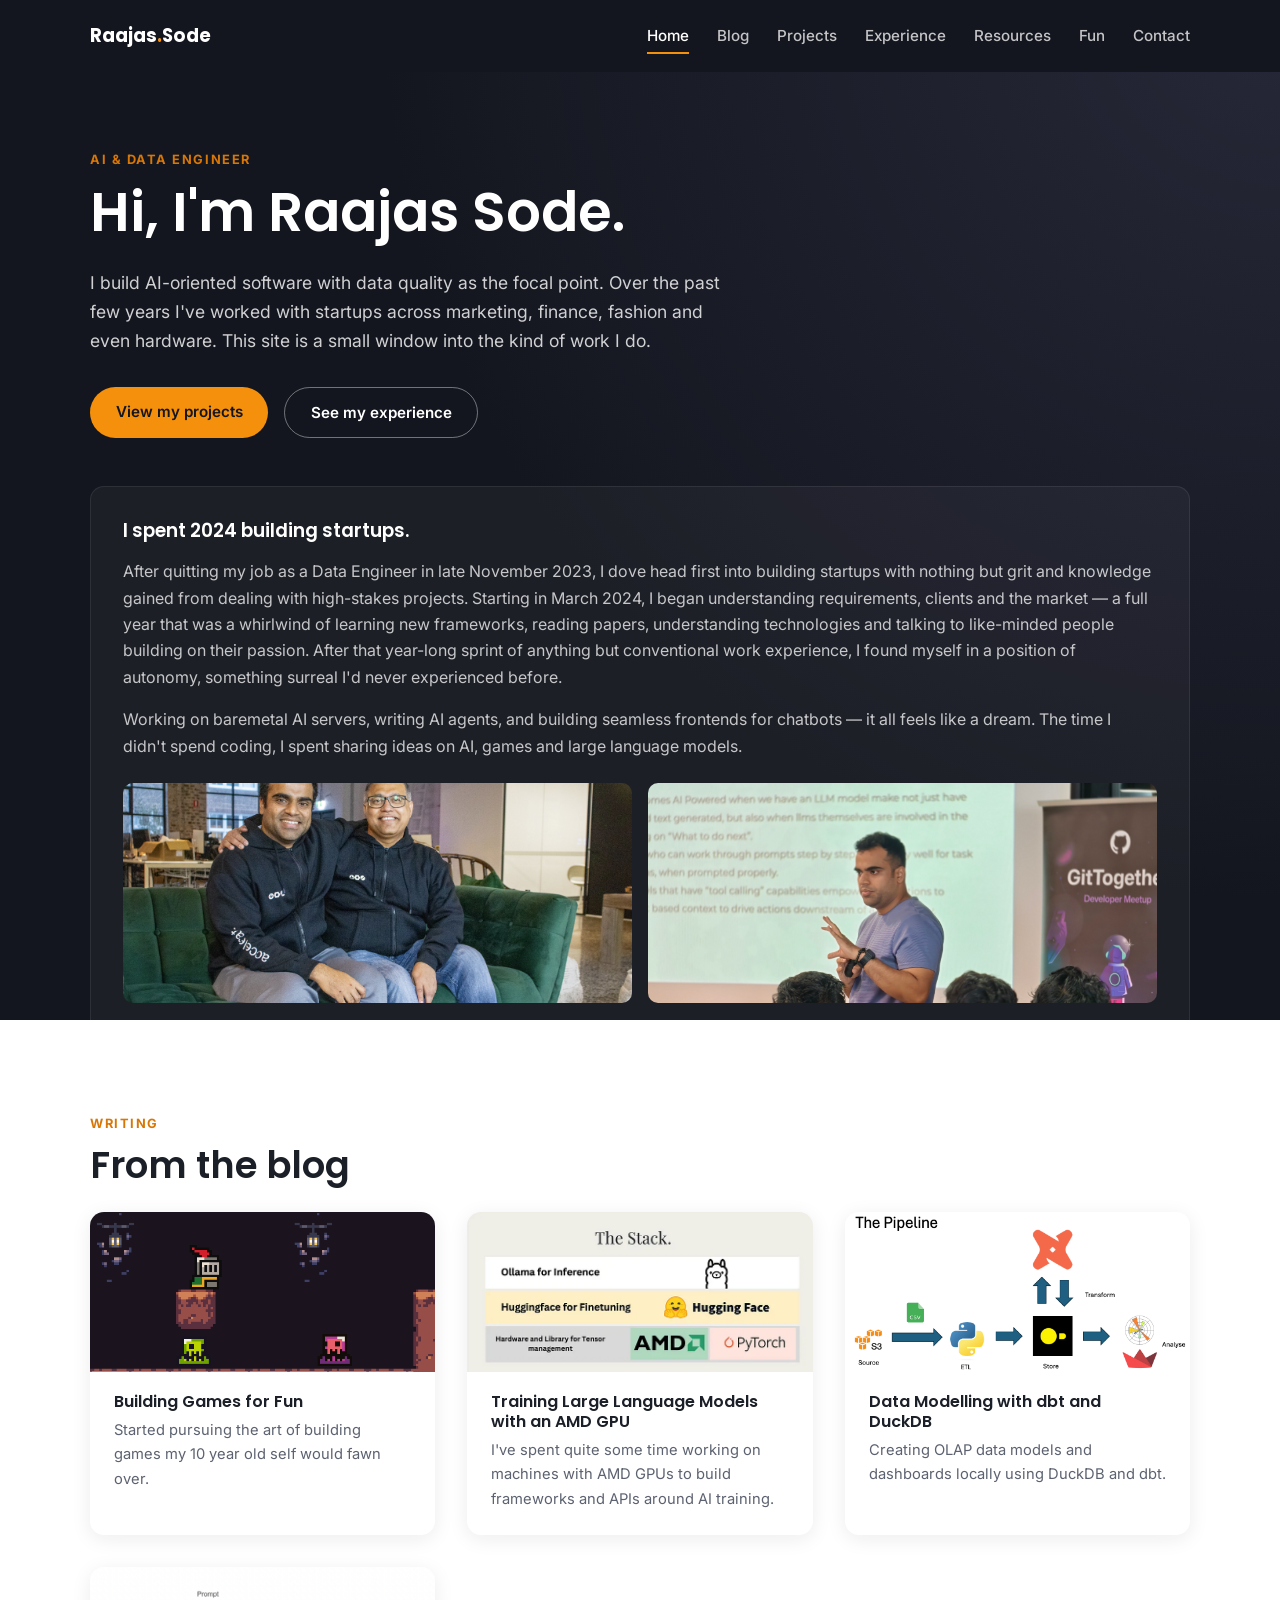
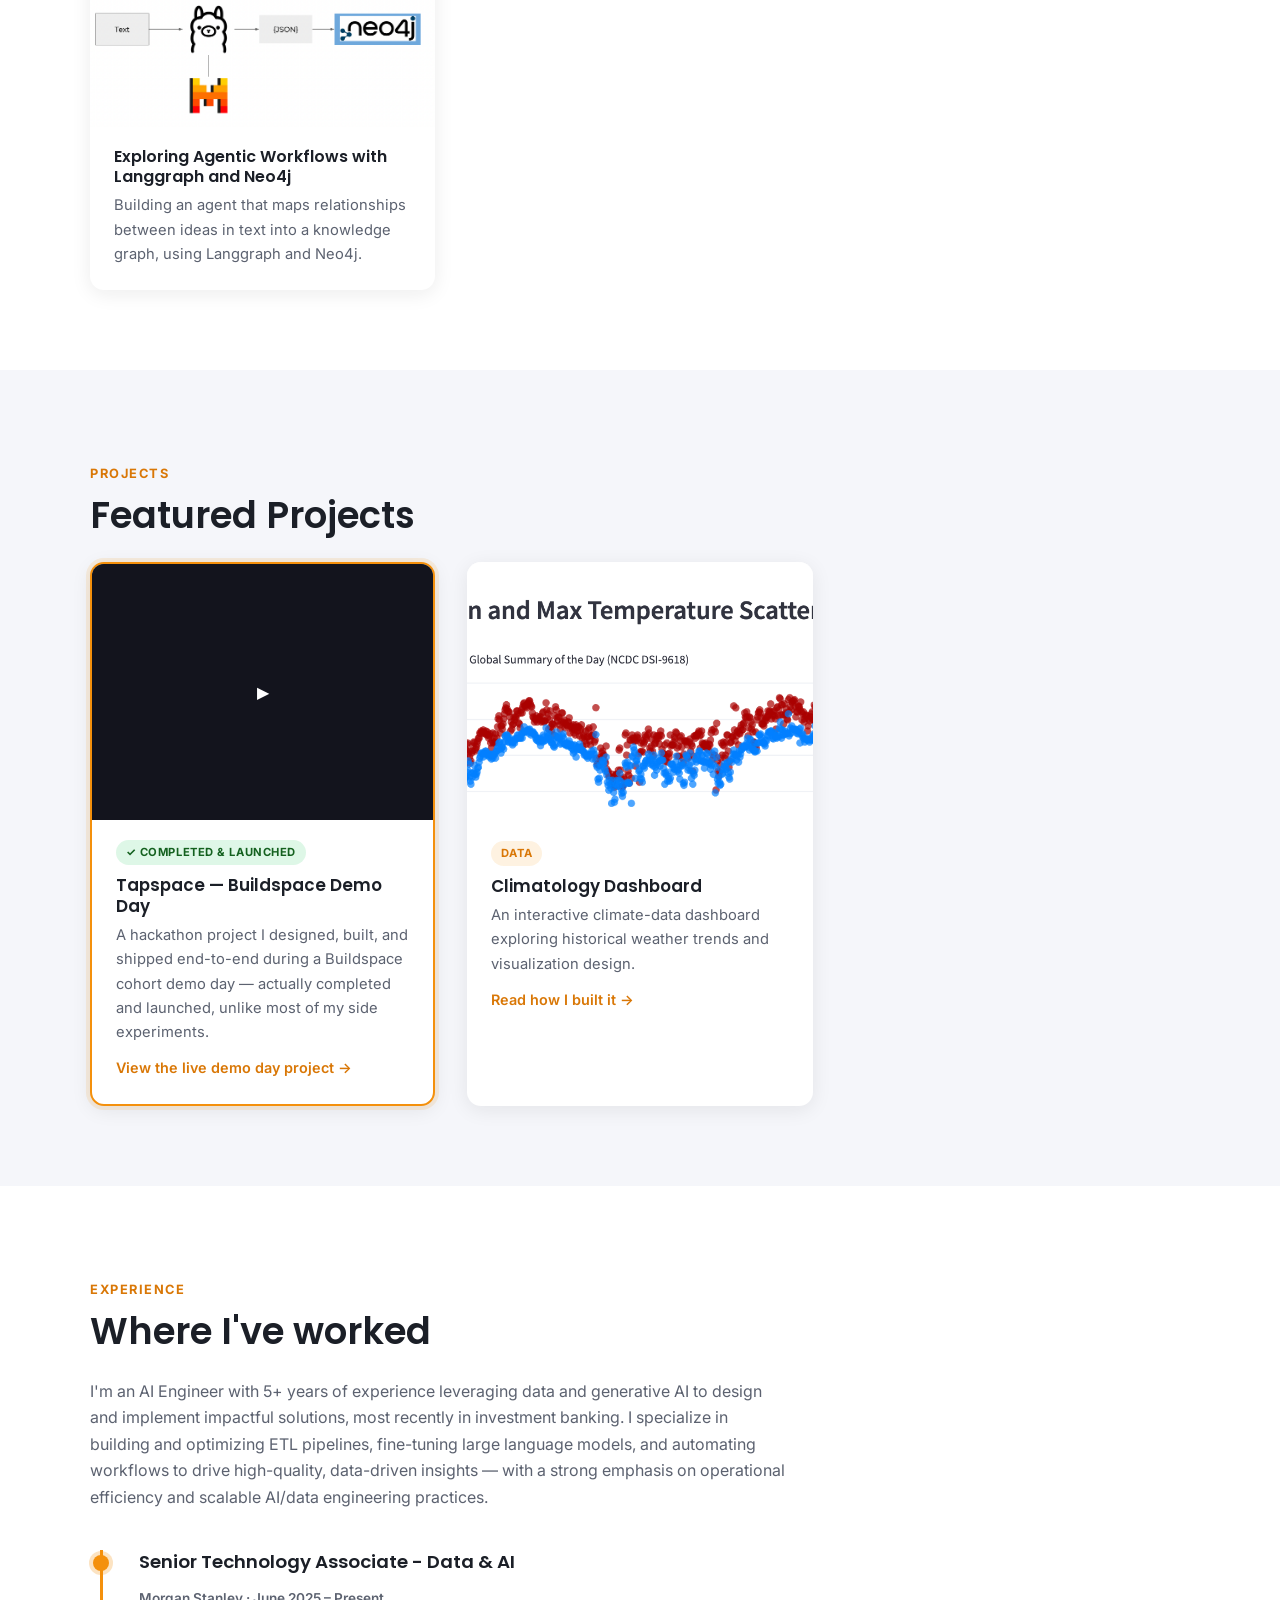
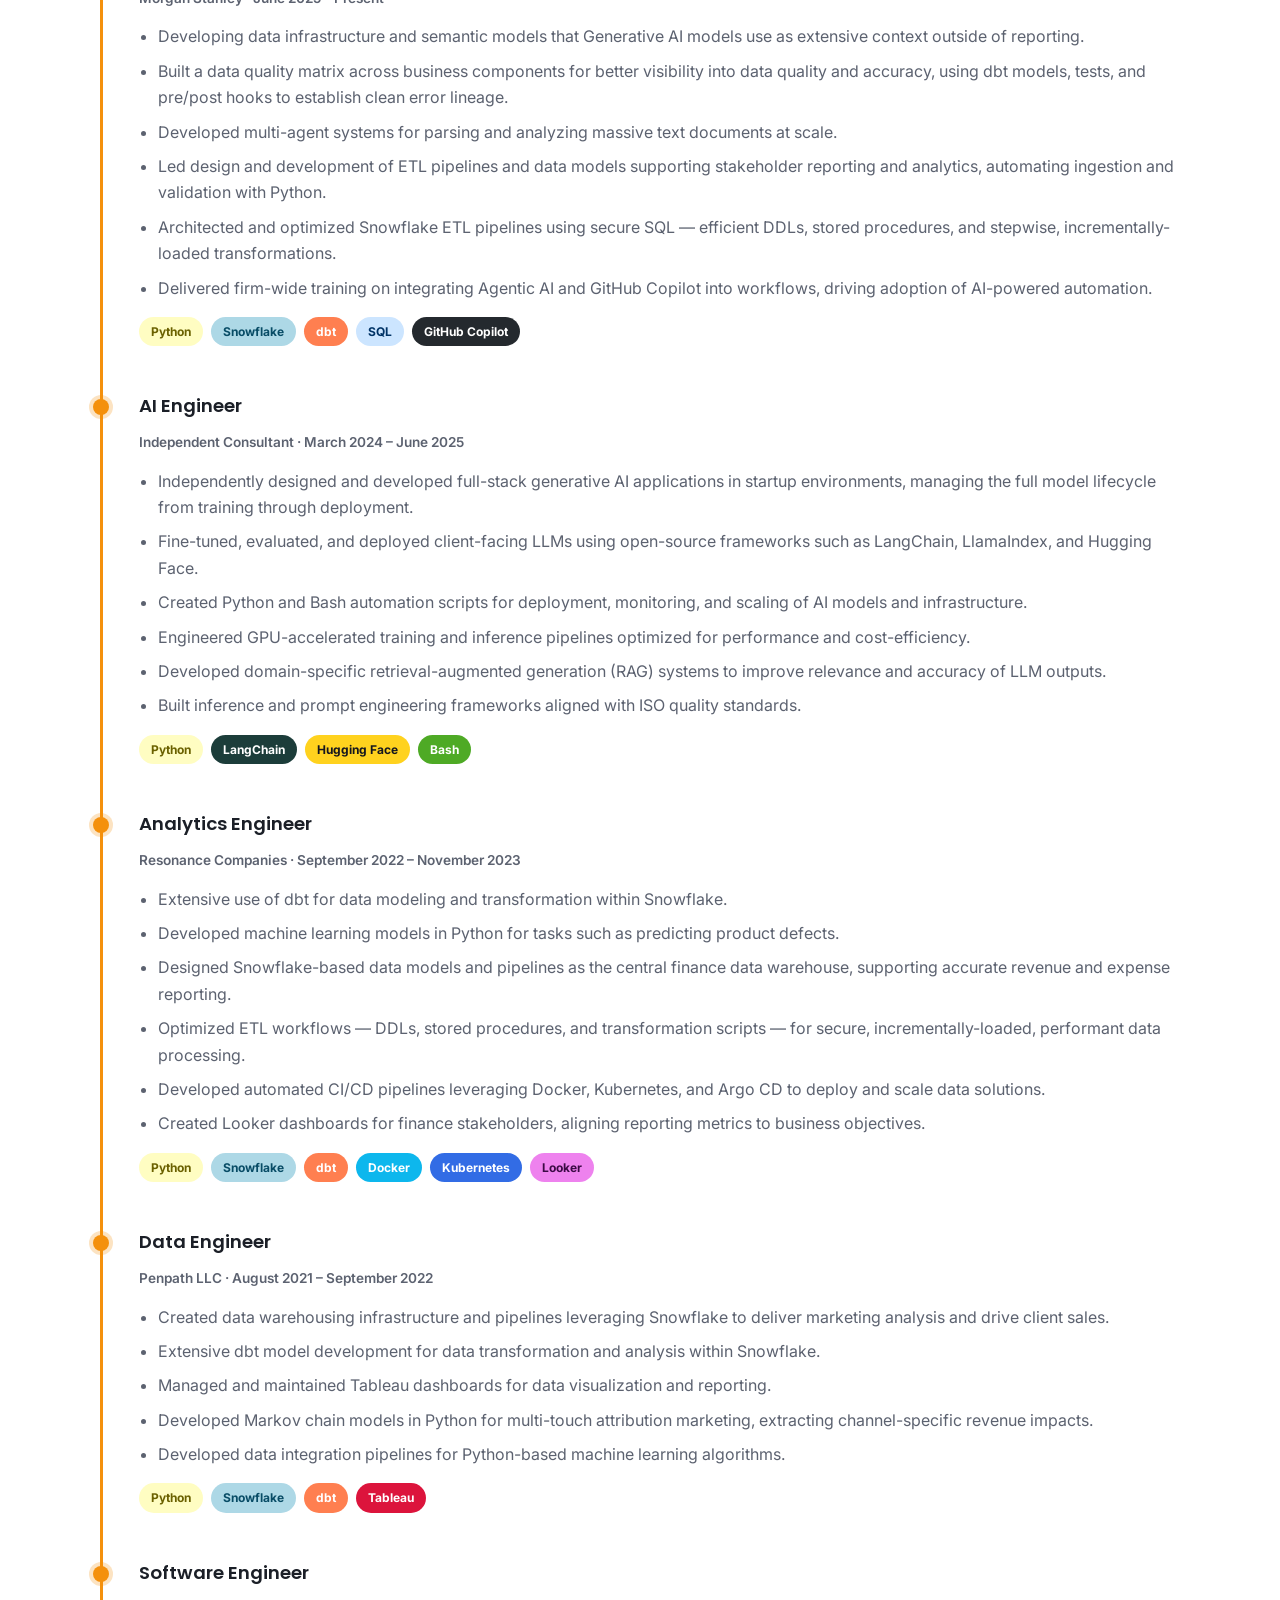
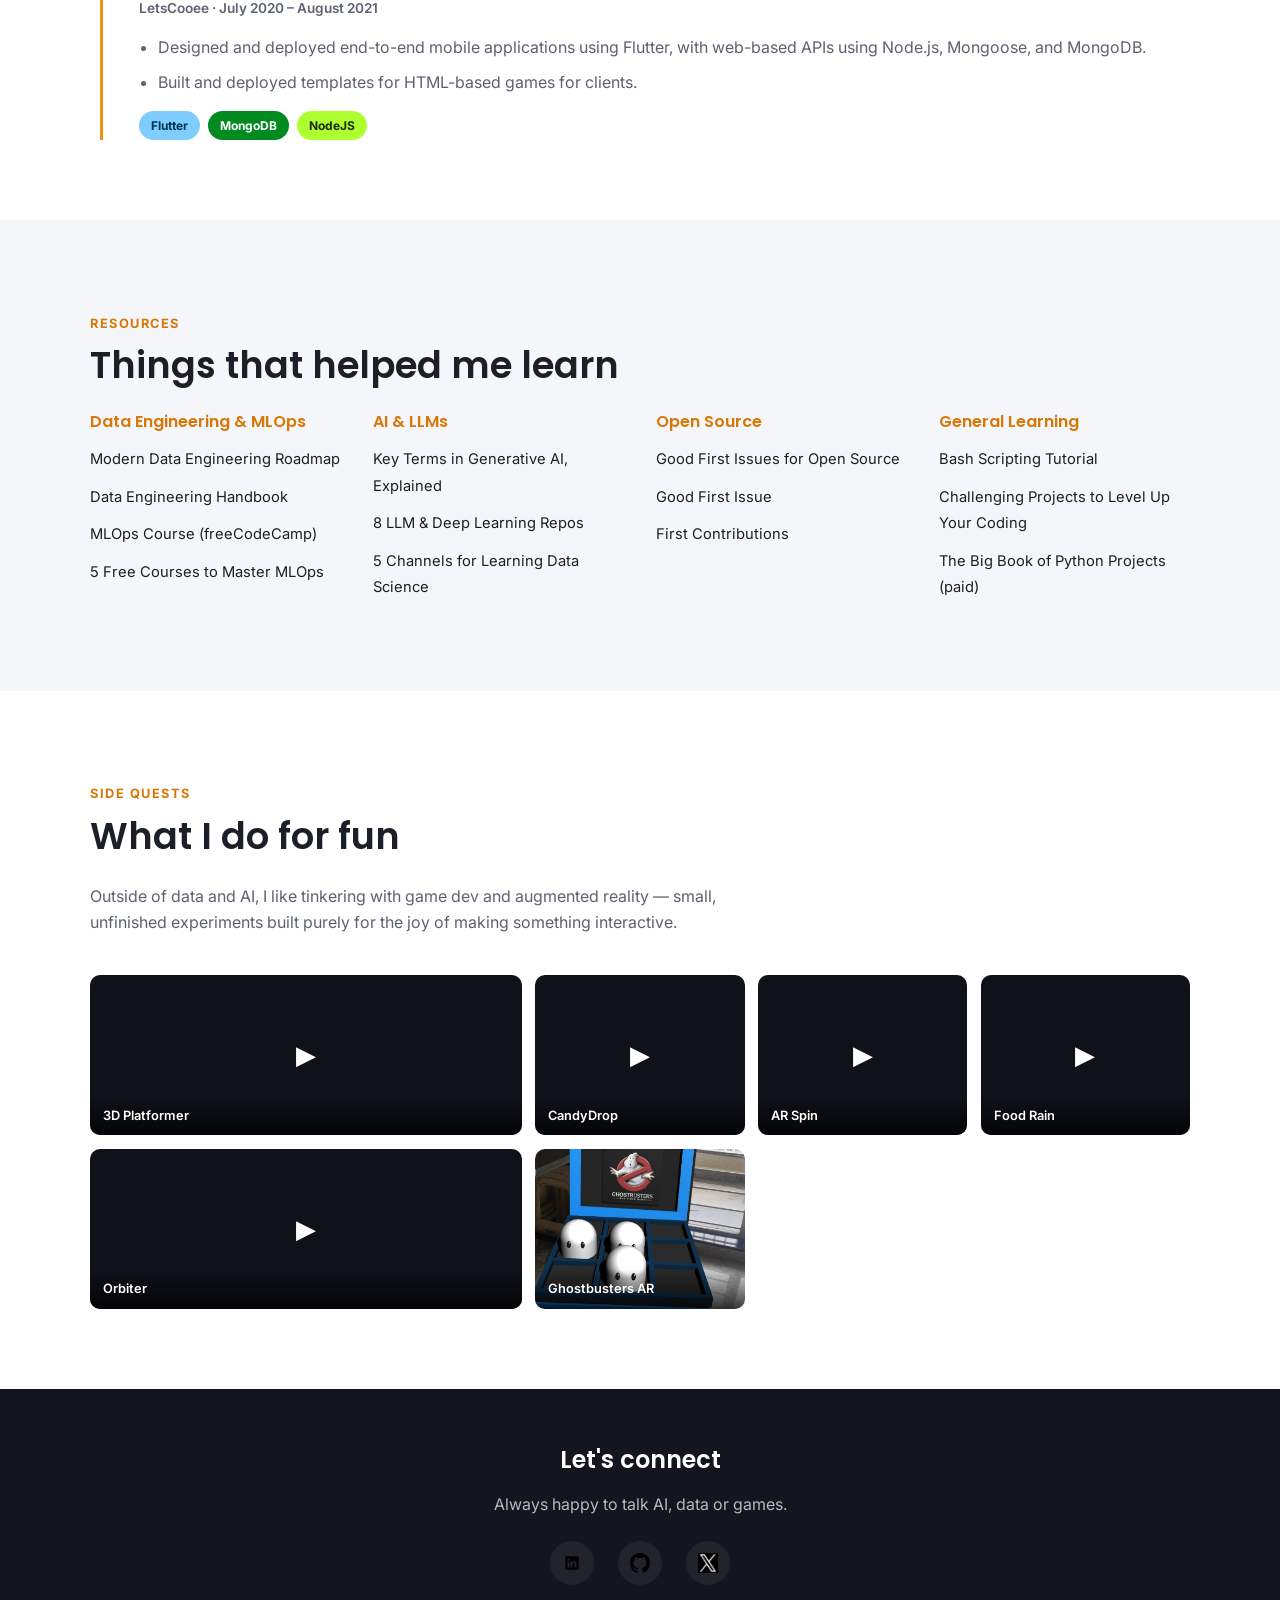
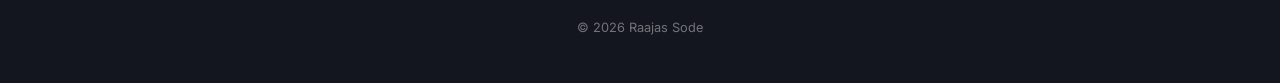
<file: index.html>
<!DOCTYPE html>
<html lang="en">
<head>
  <meta charset="UTF-8" />
  <meta name="viewport" content="width=device-width, initial-scale=1.0" />
  <title>Raajas Sode — AI Engineer &amp; Builder</title>
  <meta name="description" content="Raajas Sode — AI/Data engineer and indie game developer. Portfolio of projects, videos, work experience and writing." />

  <link rel="preconnect" href="https://fonts.googleapis.com" />
  <link rel="preconnect" href="https://fonts.gstatic.com" crossorigin />
  <link href="https://fonts.googleapis.com/css2?family=Inter:wght@400;500;600;700&family=Poppins:wght@500;600;700&display=swap" rel="stylesheet" />
  <link rel="stylesheet" href="./assets/css/style.css" />
</head>
<body>

  <header class="site-header">
    <div class="container">
      <a href="#home" class="brand">Raajas<span>.</span>Sode</a>
      <ul class="nav-menu" id="nav-menu">
        <li><a href="#home">Home</a></li>
        <li><a href="#blog">Blog</a></li>
        <li><a href="#portfolio">Projects</a></li>
        <li><a href="#experience">Experience</a></li>
        <li><a href="#resources">Resources</a></li>
        <li><a href="#fun">Fun</a></li>
        <li><a href="#contact">Contact</a></li>
      </ul>
      <button class="nav-toggle" aria-label="Toggle navigation" aria-expanded="false">
        <span></span><span></span><span></span>
      </button>
    </div>
  </header>

  <main>

    <!-- ============================== HOME ============================== -->
    <section id="home" class="hero">
      <div class="container">
        <p class="section-label">AI &amp; Data Engineer</p>
        <h1>Hi, I'm Raajas Sode.</h1>
        <p class="tagline">
          I build AI-oriented software with data quality as the focal point. Over the past few years I've worked with
          startups across marketing, finance, fashion and even hardware. This site is a small window into the kind of
          work I do.
        </p>
        <div class="cta-row">
          <a href="#portfolio" class="btn btn-primary">View my projects</a>
          <a href="#experience" class="btn btn-secondary">See my experience</a>
        </div>

        <div class="hero-story reveal">
          <h3>I spent 2024 building startups.</h3>
          <p>
            After quitting my job as a Data Engineer in late November 2023, I dove head first into building startups
            with nothing but grit and knowledge gained from dealing with high-stakes projects. Starting in March 2024,
            I began understanding requirements, clients and the market — a full year that was a whirlwind of learning
            new frameworks, reading papers, understanding technologies and talking to like-minded people building on
            their passion. After that year-long sprint of anything but conventional work experience, I found myself in
            a position of autonomy, something surreal I'd never experienced before.
          </p>
          <p>
            Working on baremetal AI servers, writing AI agents, and building seamless frontends for chatbots — it all
            feels like a dream. The time I didn't spend coding, I spent sharing ideas on AI, games and large language
            models.
          </p>
          <div class="img-grid">
            <img src="./assets/media/sydney_startup.png" alt="Speaking at a startup event in Sydney" />
            <img src="./assets/media/mumbai_talk.JPG" alt="Giving a talk at a conference in Mumbai" />
          </div>
        </div>
      </div>
    </section>

    <!-- ============================== BLOG ============================== -->
    <section id="blog" class="alt">
      <div class="container">
        <p class="section-label reveal">Writing</p>
        <h2 class="section-title reveal">From the blog</h2>

        <div class="blog-grid">
          <div class="blog-card reveal">
            <img src="./assets/media/game_dev_banner.png" alt="Building Games for Fun" />
            <div class="card-body">
              <h3><a class="title-link" href="https://substack.com/profile/12313986-raajas-sode/note/c-108699674" target="_blank" rel="noopener">Building Games for Fun</a></h3>
              <p>Started pursuing the art of building games my 10 year old self would fawn over.</p>
            </div>
          </div>

          <div class="blog-card reveal">
            <img src="./assets/media/amd-banner.webp" alt="Training Large Language Models with an AMD GPU" />
            <div class="card-body">
              <h3><a class="title-link" href="https://medium.com/@RaajasSode/training-large-language-models-with-an-amd-gpu-85e53616b20c" target="_blank" rel="noopener">Training Large Language Models with an AMD GPU</a></h3>
              <p>I've spent quite some time working on machines with AMD GPUs to build frameworks and APIs around AI training.</p>
            </div>
          </div>

          <div class="blog-card reveal">
            <img src="./assets/media/duckdb-blog.png" alt="Data Modelling with dbt and DuckDB" />
            <div class="card-body">
              <h3><a class="title-link" href="https://medium.com/@RaajasSode/building-end-to-end-data-pipelines-locally-with-duckdb-e5a6913f210b" target="_blank" rel="noopener">Data Modelling with dbt and DuckDB</a></h3>
              <p>Creating OLAP data models and dashboards locally using DuckDB and dbt.</p>
            </div>
          </div>

          <div class="blog-card reveal">
            <img src="./assets/media/langgraph.png" alt="Exploring Agentic Workflows with Langgraph and Neo4j" />
            <div class="card-body">
              <h3><a class="title-link" href="https://medium.com/@RaajasSode/exploring-agentic-workflows-with-langgraph-and-neo4j-c4cd031814e9" target="_blank" rel="noopener">Exploring Agentic Workflows with Langgraph and Neo4j</a></h3>
              <p>Building an agent that maps relationships between ideas in text into a knowledge graph, using Langgraph and Neo4j.</p>
            </div>
          </div>
        </div>
      </div>
    </section>

    <!-- ============================== PORTFOLIO ============================== -->
    <section id="portfolio">
      <div class="container">
        <p class="section-label reveal">Projects</p>
        <h2 class="section-title reveal">Featured Projects</h2>

        <div class="portfolio-grid">

          <div class="card reveal featured" data-category="game-dev">
            <div class="card-media">
              <button class="expand-btn" style="position:static; width:100%; height:100%; border-radius:0;" data-youtube="W-Q1BAYoYBo" aria-label="Play Tapspace demo day video">&#9654;</button>
            </div>
            <div class="card-body">
              <span class="card-tag card-tag-launched">&#10003; Completed &amp; Launched</span>
              <h3>Tapspace — Buildspace Demo Day</h3>
              <p>A hackathon project I designed, built, and shipped end-to-end during a Buildspace cohort demo day — actually completed and launched, unlike most of my side experiments.</p>
              <a class="card-link" href="https://buildspace.so/s4/demoday/tapspace" target="_blank" rel="noopener">View the live demo day project &rarr;</a>
            </div>
          </div>

          <div class="card reveal" data-category="data">
            <div class="card-media">
              <img src="./assets/media/climatology_dashboard.png" alt="Climatology dashboard visualization" />
            </div>
            <div class="card-body">
              <span class="card-tag">Data</span>
              <h3>Climatology Dashboard</h3>
              <p>An interactive climate-data dashboard exploring historical weather trends and visualization design.</p>
              <a class="card-link" href="https://medium.com/@RaajasSode/building-end-to-end-data-pipelines-locally-with-duckdb-e5a6913f210b" target="_blank" rel="noopener">Read how I built it &rarr;</a>
            </div>
          </div>

        </div>
      </div>
    </section>

    <!-- ============================== EXPERIENCE ============================== -->
    <section id="experience" class="alt">
      <div class="container">
        <p class="section-label reveal">Experience</p>
        <h2 class="section-title reveal">Where I've worked</h2>
        <p class="reveal" style="color:var(--text-muted); max-width:700px; margin-bottom:2.5rem;">
          I'm an AI Engineer with 5+ years of experience leveraging data and generative AI to design and implement
          impactful solutions, most recently in investment banking. I specialize in building and optimizing ETL
          pipelines, fine-tuning large language models, and automating workflows to drive high-quality, data-driven
          insights — with a strong emphasis on operational efficiency and scalable AI/data engineering practices.
        </p>

        <div class="timeline">

          <div class="timeline-item reveal">
            <h3>Senior Technology Associate - Data &amp; AI</h3>
            <p class="role-dates">Morgan Stanley &middot; June 2025 &ndash; Present</p>
            <ul>
              <li>Developing data infrastructure and semantic models that Generative AI models use as extensive context outside of reporting.</li>
              <li>Built a data quality matrix across business components for better visibility into data quality and accuracy, using dbt models, tests, and pre/post hooks to establish clean error lineage.</li>
              <li>Developed multi-agent systems for parsing and analyzing massive text documents at scale.</li>
              <li>Led design and development of ETL pipelines and data models supporting stakeholder reporting and analytics, automating ingestion and validation with Python.</li>
              <li>Architected and optimized Snowflake ETL pipelines using secure SQL — efficient DDLs, stored procedures, and stepwise, incrementally-loaded transformations.</li>
              <li>Delivered firm-wide training on integrating Agentic AI and GitHub Copilot into workflows, driving adoption of AI-powered automation.</li>
            </ul>
            <div class="stack">
              <span class="tag tag-python">Python</span>
              <span class="tag tag-snowflake">Snowflake</span>
              <span class="tag tag-dbt">dbt</span>
              <span class="tag tag-sql">SQL</span>
              <span class="tag tag-github">GitHub Copilot</span>
            </div>
          </div>

          <div class="timeline-item reveal">
            <h3>AI Engineer</h3>
            <p class="role-dates">Independent Consultant &middot; March 2024 &ndash; June 2025</p>
            <ul>
              <li>Independently designed and developed full-stack generative AI applications in startup environments, managing the full model lifecycle from training through deployment.</li>
              <li>Fine-tuned, evaluated, and deployed client-facing LLMs using open-source frameworks such as LangChain, LlamaIndex, and Hugging Face.</li>
              <li>Created Python and Bash automation scripts for deployment, monitoring, and scaling of AI models and infrastructure.</li>
              <li>Engineered GPU-accelerated training and inference pipelines optimized for performance and cost-efficiency.</li>
              <li>Developed domain-specific retrieval-augmented generation (RAG) systems to improve relevance and accuracy of LLM outputs.</li>
              <li>Built inference and prompt engineering frameworks aligned with ISO quality standards.</li>
            </ul>
            <div class="stack">
              <span class="tag tag-python">Python</span>
              <span class="tag tag-langchain">LangChain</span>
              <span class="tag tag-huggingface">Hugging Face</span>
              <span class="tag tag-bash">Bash</span>
            </div>
          </div>

          <div class="timeline-item reveal">
            <h3>Analytics Engineer</h3>
            <p class="role-dates">Resonance Companies &middot; September 2022 &ndash; November 2023</p>
            <ul>
              <li>Extensive use of dbt for data modeling and transformation within Snowflake.</li>
              <li>Developed machine learning models in Python for tasks such as predicting product defects.</li>
              <li>Designed Snowflake-based data models and pipelines as the central finance data warehouse, supporting accurate revenue and expense reporting.</li>
              <li>Optimized ETL workflows — DDLs, stored procedures, and transformation scripts — for secure, incrementally-loaded, performant data processing.</li>
              <li>Developed automated CI/CD pipelines leveraging Docker, Kubernetes, and Argo CD to deploy and scale data solutions.</li>
              <li>Created Looker dashboards for finance stakeholders, aligning reporting metrics to business objectives.</li>
            </ul>
            <div class="stack">
              <span class="tag tag-python">Python</span>
              <span class="tag tag-snowflake">Snowflake</span>
              <span class="tag tag-dbt">dbt</span>
              <span class="tag tag-docker">Docker</span>
              <span class="tag tag-kubernetes">Kubernetes</span>
              <span class="tag tag-looker">Looker</span>
            </div>
          </div>

          <div class="timeline-item reveal">
            <h3>Data Engineer</h3>
            <p class="role-dates">Penpath LLC &middot; August 2021 &ndash; September 2022</p>
            <ul>
              <li>Created data warehousing infrastructure and pipelines leveraging Snowflake to deliver marketing analysis and drive client sales.</li>
              <li>Extensive dbt model development for data transformation and analysis within Snowflake.</li>
              <li>Managed and maintained Tableau dashboards for data visualization and reporting.</li>
              <li>Developed Markov chain models in Python for multi-touch attribution marketing, extracting channel-specific revenue impacts.</li>
              <li>Developed data integration pipelines for Python-based machine learning algorithms.</li>
            </ul>
            <div class="stack">
              <span class="tag tag-python">Python</span>
              <span class="tag tag-snowflake">Snowflake</span>
              <span class="tag tag-dbt">dbt</span>
              <span class="tag tag-tableau">Tableau</span>
            </div>
          </div>

          <div class="timeline-item reveal">
            <h3>Software Engineer</h3>
            <p class="role-dates">LetsCooee &middot; July 2020 &ndash; August 2021</p>
            <ul>
              <li>Designed and deployed end-to-end mobile applications using Flutter, with web-based APIs using Node.js, Mongoose, and MongoDB.</li>
              <li>Built and deployed templates for HTML-based games for clients.</li>
            </ul>
            <div class="stack">
              <span class="tag tag-flutter">Flutter</span>
              <span class="tag tag-mongodb">MongoDB</span>
              <span class="tag tag-nodejs">NodeJS</span>
            </div>
          </div>

        </div>
      </div>
    </section>

    <!-- ============================== RESOURCES ============================== -->
    <section id="resources">
      <div class="container">
        <p class="section-label reveal">Resources</p>
        <h2 class="section-title reveal">Things that helped me learn</h2>

        <div class="resources-grid">
          <div class="resource-group reveal">
            <h3>Data Engineering &amp; MLOps</h3>
            <ul>
              <li><a href="https://dev.to/grayhat/modern-data-engineering-roadmap-2024-thread-with-resources-and-references-1ndn" target="_blank" rel="noopener">Modern Data Engineering Roadmap</a></li>
              <li><a href="https://github.com/DataEngineer-io/data-engineer-handbook" target="_blank" rel="noopener">Data Engineering Handbook</a></li>
              <li><a href="https://www.youtube.com/watch?v=-dJPoLm_gtE" target="_blank" rel="noopener">MLOps Course (freeCodeCamp)</a></li>
              <li><a href="https://www.kdnuggets.com/5-free-courses-to-master-mlops" target="_blank" rel="noopener">5 Free Courses to Master MLOps</a></li>
            </ul>
          </div>

          <div class="resource-group reveal">
            <h3>AI &amp; LLMs</h3>
            <ul>
              <li><a href="https://www.kdnuggets.com/generative-ai-key-terms-explained" target="_blank" rel="noopener">Key Terms in Generative AI, Explained</a></li>
              <li><a href="https://dev.to/quine/8-llms-and-deep-learning-repos-to-get-you-into-the-top-1-108g" target="_blank" rel="noopener">8 LLM &amp; Deep Learning Repos</a></li>
              <li><a href="https://youtube.com/shorts/cxckw61uIkE?si=xaiXEeXdfUqVPVI7" target="_blank" rel="noopener">5 Channels for Learning Data Science</a></li>
            </ul>
          </div>

          <div class="resource-group reveal">
            <h3>Open Source</h3>
            <ul>
              <li><a href="https://up-for-grabs.net/" target="_blank" rel="noopener">Good First Issues for Open Source</a></li>
              <li><a href="https://goodfirstissue.dev/" target="_blank" rel="noopener">Good First Issue</a></li>
              <li><a href="https://firstcontributions.github.io/" target="_blank" rel="noopener">First Contributions</a></li>
            </ul>
          </div>

          <div class="resource-group reveal">
            <h3>General Learning</h3>
            <ul>
              <li><a href="https://ryanstutorials.net/bash-scripting-tutorial/bash-script.php" target="_blank" rel="noopener">Bash Scripting Tutorial</a></li>
              <li><a href="https://austinhenley.com/blog/challengingprojects.html" target="_blank" rel="noopener">Challenging Projects to Level Up Your Coding</a></li>
              <li><a href="https://inventwithpython.com/bigbookpython/" target="_blank" rel="noopener">The Big Book of Python Projects (paid)</a></li>
            </ul>
          </div>
        </div>
      </div>
    </section>

    <!-- ============================== FUN ============================== -->
    <section id="fun" class="alt">
      <div class="container">
        <p class="section-label reveal">Side Quests</p>
        <h2 class="section-title reveal">What I do for fun</h2>
        <p class="reveal" style="color:var(--text-muted); max-width:700px; margin-bottom:2.5rem;">
          Outside of data and AI, I like tinkering with game dev and augmented reality — small, unfinished experiments
          built purely for the joy of making something interactive.
        </p>

        <div class="fun-grid reveal">
          <div class="fun-item wide">
            <video src="./assets/media/platformer3D.mp4#t=0.5" preload="metadata" muted playsinline></video>
            <button class="expand-btn fun-trigger" data-video-src="./assets/media/platformer3D.mp4" aria-label="Play 3D Platformer clip">&#9654;</button>
            <span class="fun-caption">3D Platformer</span>
          </div>
          <div class="fun-item">
            <video src="./assets/media/candydrop.mp4#t=0.5" preload="metadata" muted playsinline></video>
            <button class="expand-btn fun-trigger" data-video-src="./assets/media/candydrop.mp4" aria-label="Play CandyDrop clip">&#9654;</button>
            <span class="fun-caption">CandyDrop</span>
          </div>
          <div class="fun-item">
            <video src="./assets/media/ARSpin.mp4#t=0.5" preload="metadata" muted playsinline></video>
            <button class="expand-btn fun-trigger" data-video-src="./assets/media/ARSpin.mp4" aria-label="Play AR Spin clip">&#9654;</button>
            <span class="fun-caption">AR Spin</span>
          </div>
          <div class="fun-item">
            <video src="./assets/media/food_rain.mp4#t=0.5" preload="metadata" muted playsinline></video>
            <button class="expand-btn fun-trigger" data-video-src="./assets/media/food_rain.mp4" aria-label="Play Food Rain clip">&#9654;</button>
            <span class="fun-caption">Food Rain</span>
          </div>
          <div class="fun-item wide">
            <video src="./assets/media/orbiter.mp4#t=0.5" preload="metadata" muted playsinline></video>
            <button class="expand-btn fun-trigger" data-video-src="./assets/media/orbiter.mp4" aria-label="Play Orbiter clip">&#9654;</button>
            <span class="fun-caption">Orbiter</span>
          </div>
          <div class="fun-item">
            <img src="./assets/media/ghostbustersar.jpeg" alt="Ghostbusters-inspired AR demo" />
            <span class="fun-caption">Ghostbusters AR</span>
          </div>
        </div>
      </div>
    </section>

  </main>

  <footer id="contact" class="site-footer">
    <div class="container">
      <h2>Let's connect</h2>
      <p>Always happy to talk AI, data or games.</p>
      <div class="social-row">
        <a href="https://www.linkedin.com/in/raajassode" target="_blank" rel="noopener" aria-label="LinkedIn">
          <img src="./assets/media/linkedin-svgrepo-com.svg" alt="" />
        </a>
        <a href="https://www.github.com/RJSD3V" target="_blank" rel="noopener" aria-label="GitHub">
          <img src="./assets/media/github-142-svgrepo-com.svg" alt="" />
        </a>
        <a href="https://www.x.com/so_raajas" target="_blank" rel="noopener" aria-label="X (Twitter)">
          <img src="./assets/media/x-logo.png" alt="" />
        </a>
      </div>
      <p class="copyright">&copy; <span id="year"></span> Raajas Sode</p>
    </div>
  </footer>

  <div class="modal" id="media-modal">
    <button class="modal-close" id="media-modal-close" aria-label="Close">&times;</button>
    <div class="modal-body" id="media-modal-body"></div>
  </div>

  <script src="./assets/js/main.js"></script>
</body>
</html>
</file>
<file: assets/css/style.css>
/* ==========================================================================
   Raajas Sode — Portfolio SPA
   Design tokens
   ========================================================================== */
:root {
  --bg: #f5f6fa;
  --surface: #ffffff;
  --text: #1b1f27;
  --text-muted: #5c6270;
  --accent: #f4900c;
  --accent-dark: #d97706;
  --accent-light: #ffb84d;
  --dark: #14161f;
  --dark-elevated: #1d202c;
  --border: #e4e6ec;
  --shadow: 0 4px 20px rgba(20, 22, 31, 0.08);
  --shadow-hover: 0 10px 30px rgba(20, 22, 31, 0.14);
  --radius: 14px;
  --header-h: 72px;
  --font-heading: "Poppins", "Montserrat", sans-serif;
  --font-body: "Inter", "Merriweather", sans-serif;
}

* { box-sizing: border-box; }

html {
  scroll-behavior: smooth;
}

body {
  margin: 0;
  font-family: var(--font-body);
  background-color: var(--bg);
  color: var(--text);
  line-height: 1.65;
}

h1, h2, h3, h4 {
  font-family: var(--font-heading);
  font-weight: 600;
  line-height: 1.25;
  margin: 0 0 0.6em;
}

a { color: inherit; }

img, video { max-width: 100%; display: block; }

section[id] { scroll-margin-top: var(--header-h); }

.container {
  width: min(1100px, 92%);
  margin: 0 auto;
}

.section-label {
  display: inline-block;
  font-size: 0.8rem;
  letter-spacing: 0.12em;
  text-transform: uppercase;
  color: var(--accent-dark);
  font-weight: 700;
  margin-bottom: 0.5rem;
}

.section-title {
  font-size: clamp(1.6rem, 3vw, 2.3rem);
  margin-bottom: 1.5rem;
}

section.alt { background-color: var(--surface); }

section { padding: 5rem 0; }

/* ==========================================================================
   Scroll-reveal animation
   ========================================================================== */
.reveal {
  opacity: 0;
  transform: translateY(24px);
  transition: opacity 0.6s ease, transform 0.6s ease;
}
.reveal.in-view {
  opacity: 1;
  transform: translateY(0);
}

/* ==========================================================================
   Header / Nav
   ========================================================================== */
.site-header {
  position: fixed;
  top: 0;
  left: 0;
  right: 0;
  height: var(--header-h);
  background-color: var(--dark);
  z-index: 1000;
  display: flex;
  align-items: center;
}

.site-header .container {
  display: flex;
  align-items: center;
  justify-content: space-between;
  width: min(1100px, 92%);
}

.brand {
  color: #fff;
  font-family: var(--font-heading);
  font-weight: 700;
  font-size: 1.15rem;
  text-decoration: none;
}

.brand span { color: var(--accent); }

.nav-menu {
  display: flex;
  gap: 1.75rem;
  list-style: none;
  margin: 0;
  padding: 0;
}

.nav-menu a {
  color: rgba(255, 255, 255, 0.75);
  text-decoration: none;
  font-weight: 500;
  font-size: 0.95rem;
  padding: 0.4rem 0;
  border-bottom: 2px solid transparent;
  transition: color 0.2s ease, border-color 0.2s ease;
}

.nav-menu a:hover,
.nav-menu a.active {
  color: #fff;
  border-color: var(--accent);
}

.nav-toggle {
  display: none;
  flex-direction: column;
  justify-content: center;
  gap: 5px;
  width: 40px;
  height: 40px;
  background: none;
  border: none;
  cursor: pointer;
  padding: 0;
}

.nav-toggle span {
  display: block;
  height: 2px;
  background: #fff;
  border-radius: 2px;
  transition: transform 0.25s ease, opacity 0.25s ease;
}

.nav-toggle.open span:nth-child(1) { transform: translateY(7px) rotate(45deg); }
.nav-toggle.open span:nth-child(2) { opacity: 0; }
.nav-toggle.open span:nth-child(3) { transform: translateY(-7px) rotate(-45deg); }

/* ==========================================================================
   Hero
   ========================================================================== */
.hero {
  padding-top: calc(var(--header-h) + 4rem);
  background: radial-gradient(circle at top right, #262838 0%, var(--dark) 55%);
  color: #fff;
}

.hero h1 {
  font-size: clamp(2.2rem, 5vw, 3.4rem);
  margin-bottom: 0.4em;
}

.hero .tagline {
  color: rgba(255, 255, 255, 0.8);
  font-size: 1.1rem;
  max-width: 640px;
  margin-bottom: 2rem;
}

.hero .cta-row {
  display: flex;
  gap: 1rem;
  margin-bottom: 3rem;
  flex-wrap: wrap;
}

.btn {
  display: inline-block;
  padding: 0.75rem 1.6rem;
  border-radius: 999px;
  font-weight: 600;
  font-size: 0.95rem;
  text-decoration: none;
  transition: transform 0.2s ease, box-shadow 0.2s ease;
}

.btn-primary {
  background: var(--accent);
  color: #14161f;
}

.btn-secondary {
  background: transparent;
  color: #fff;
  border: 1.5px solid rgba(255, 255, 255, 0.4);
}

.btn:hover { transform: translateY(-2px); box-shadow: var(--shadow-hover); }

.hero-story {
  background: rgba(255, 255, 255, 0.04);
  border: 1px solid rgba(255, 255, 255, 0.08);
  border-radius: var(--radius);
  padding: 2rem;
  margin-bottom: -6rem;
  transform: translateY(3rem);
}

.hero-story h3 { color: #fff; }
.hero-story p { color: rgba(255, 255, 255, 0.75); }

.img-grid {
  display: grid;
  grid-template-columns: 1fr 1fr;
  gap: 1rem;
  margin-top: 1.5rem;
}

.img-grid img {
  border-radius: 10px;
  width: 100%;
  height: 220px;
  object-fit: cover;
}

/* ==========================================================================
   Portfolio
   ========================================================================== */
.filter-row {
  display: flex;
  gap: 0.75rem;
  flex-wrap: wrap;
  margin-bottom: 2.5rem;
}

.filter-btn {
  border: 1.5px solid var(--border);
  background: var(--surface);
  color: var(--text-muted);
  padding: 0.5rem 1.25rem;
  border-radius: 999px;
  font-weight: 600;
  font-size: 0.9rem;
  cursor: pointer;
  transition: all 0.2s ease;
}

.filter-btn:hover { border-color: var(--accent); color: var(--accent-dark); }

.filter-btn.active {
  background: var(--accent);
  border-color: var(--accent);
  color: #14161f;
}

.portfolio-grid {
  display: grid;
  grid-template-columns: repeat(auto-fill, minmax(280px, 1fr));
  gap: 2rem;
}

.card {
  background: var(--surface);
  border-radius: var(--radius);
  overflow: hidden;
  box-shadow: var(--shadow);
  transition: transform 0.25s ease, box-shadow 0.25s ease;
  display: flex;
  flex-direction: column;
}

.card:hover { transform: translateY(-6px); box-shadow: var(--shadow-hover); }

.card.featured {
  border: 2px solid var(--accent);
  box-shadow: 0 0 0 4px rgba(244, 144, 12, 0.12), var(--shadow);
}

.card.featured:hover {
  box-shadow: 0 0 0 4px rgba(244, 144, 12, 0.18), var(--shadow-hover);
}

.card-media {
  position: relative;
  background: #10121a;
  aspect-ratio: 4 / 3;
}

.card-media video,
.card-media img,
.card-media iframe {
  width: 100%;
  height: 100%;
  object-fit: cover;
  border: none;
}

.expand-btn {
  position: absolute;
  top: 10px;
  right: 10px;
  width: 34px;
  height: 34px;
  border-radius: 50%;
  border: none;
  background: rgba(20, 22, 31, 0.65);
  color: #fff;
  font-size: 1rem;
  cursor: pointer;
  display: flex;
  align-items: center;
  justify-content: center;
  transition: background 0.2s ease;
}

.expand-btn:hover { background: var(--accent); color: #14161f; }

.card-body { padding: 1.25rem 1.5rem 1.5rem; flex: 1; display: flex; flex-direction: column; }

.card-tag {
  align-self: flex-start;
  font-size: 0.7rem;
  font-weight: 700;
  text-transform: uppercase;
  letter-spacing: 0.05em;
  color: var(--accent-dark);
  background: rgba(244, 144, 12, 0.12);
  padding: 0.2rem 0.6rem;
  border-radius: 999px;
  margin-bottom: 0.6rem;
}

.card-tag-launched {
  color: #14611f;
  background: rgba(34, 197, 94, 0.15);
}

.card-body h3 { font-size: 1.05rem; margin-bottom: 0.4rem; }
.card-body p { color: var(--text-muted); font-size: 0.92rem; margin: 0; }
.card-body a.card-link { margin-top: 0.75rem; font-weight: 600; color: var(--accent-dark); text-decoration: none; font-size: 0.9rem; }
.card-body a.card-link:hover { text-decoration: underline; }

/* ==========================================================================
   Media modal (video / youtube lightbox)
   ========================================================================== */
.modal {
  position: fixed;
  inset: 0;
  background: rgba(10, 11, 16, 0.9);
  display: flex;
  align-items: center;
  justify-content: center;
  opacity: 0;
  pointer-events: none;
  transition: opacity 0.25s ease;
  z-index: 2000;
  padding: 2rem;
}

.modal.open { opacity: 1; pointer-events: auto; }

.modal-body {
  width: min(900px, 100%);
  max-height: 85vh;
  aspect-ratio: 16 / 9;
}

.modal-body video,
.modal-body iframe {
  width: 100%;
  height: 100%;
  border: none;
  border-radius: 8px;
}

.modal-close {
  position: absolute;
  top: 1.5rem;
  right: 1.5rem;
  width: 42px;
  height: 42px;
  border-radius: 50%;
  border: none;
  background: rgba(255, 255, 255, 0.1);
  color: #fff;
  font-size: 1.3rem;
  cursor: pointer;
}
.modal-close:hover { background: var(--accent); color: #14161f; }

body.modal-open { overflow: hidden; }

/* ==========================================================================
   Experience timeline
   ========================================================================== */
.timeline {
  position: relative;
  margin-left: 10px;
  padding-left: 2.25rem;
  border-left: 3px solid var(--accent);
}

.timeline-item { position: relative; margin-bottom: 3rem; }
.timeline-item:last-child { margin-bottom: 0; }

.timeline-item::before {
  content: "";
  position: absolute;
  left: -2.9rem;
  top: 0.3rem;
  width: 16px;
  height: 16px;
  border-radius: 50%;
  background: var(--accent);
  box-shadow: 0 0 0 4px rgba(244, 144, 12, 0.25);
}

.timeline-item h3 { margin-bottom: 0.15em; font-size: 1.15rem; }
.timeline-item .role-dates { color: var(--text-muted); font-size: 0.85rem; font-weight: 600; margin-bottom: 0.9rem; }
.timeline-item ul { margin: 0 0 1rem; padding-left: 1.2rem; color: var(--text-muted); }
.timeline-item li { margin-bottom: 0.5rem; }

.stack { display: flex; flex-wrap: wrap; gap: 0.5rem; }

.tag {
  font-size: 0.75rem;
  font-weight: 700;
  padding: 0.3rem 0.75rem;
  border-radius: 999px;
}

.tag-python { background: #fffdc2; color: #6b6100; }
.tag-snowflake { background: lightblue; color: #084c66; }
.tag-dbt { background: coral; color: #fff; }
.tag-looker { background: violet; color: #3b0a45; }
.tag-tableau { background: crimson; color: #fff; }
.tag-flutter { background: #7fcdff; color: #003554; }
.tag-mongodb { background: #008a20; color: #fff; }
.tag-nodejs { background: greenyellow; color: #1c2b00; }
.tag-unity { background: #14161f; color: #fff; }
.tag-csharp { background: purple; color: #fff; }
.tag-talend { background: cornflowerblue; color: #fff; }
.tag-sql { background: #cce5ff; color: #003366; }
.tag-github { background: #24292e; color: #fff; }
.tag-langchain { background: #1c3d3a; color: #fff; }
.tag-huggingface { background: #ffd21e; color: #14161f; }
.tag-bash { background: #4eaa25; color: #fff; }
.tag-docker { background: #0db7ed; color: #fff; }
.tag-kubernetes { background: #326ce5; color: #fff; }

/* ==========================================================================
   Blog
   ========================================================================== */
.blog-grid {
  display: grid;
  grid-template-columns: repeat(auto-fill, minmax(260px, 1fr));
  gap: 2rem;
}

.blog-card {
  background: var(--surface);
  border-radius: var(--radius);
  box-shadow: var(--shadow);
  overflow: hidden;
  transition: transform 0.25s ease, box-shadow 0.25s ease;
}

.blog-card:hover { transform: translateY(-6px); box-shadow: var(--shadow-hover); }

.blog-card img { width: 100%; height: 160px; object-fit: cover; }

.blog-card .card-body h3 { font-size: 1rem; }
.blog-card .card-body a.title-link { text-decoration: none; color: var(--text); }
.blog-card .card-body a.title-link:hover { color: var(--accent-dark); }

/* ==========================================================================
   Resources
   ========================================================================== */
.resources-grid {
  display: grid;
  grid-template-columns: repeat(auto-fit, minmax(240px, 1fr));
  gap: 2rem;
}

.resource-group h3 {
  font-size: 1rem;
  color: var(--accent-dark);
  margin-bottom: 0.8rem;
}

.resource-group ul { list-style: none; margin: 0; padding: 0; }
.resource-group li { margin-bottom: 0.7rem; }
.resource-group a {
  text-decoration: none;
  color: var(--text);
  font-size: 0.92rem;
  border-bottom: 1px solid transparent;
}
.resource-group a:hover { color: var(--accent-dark); border-color: var(--accent-dark); }

/* ==========================================================================
   Fun / side-quest collage
   ========================================================================== */
.fun-grid {
  display: grid;
  grid-template-columns: repeat(auto-fill, minmax(180px, 1fr));
  grid-auto-rows: 160px;
  gap: 0.85rem;
}

.fun-item {
  position: relative;
  border-radius: 10px;
  overflow: hidden;
  background: #10121a;
}

.fun-item.wide { grid-column: span 2; }

.fun-item video,
.fun-item img {
  width: 100%;
  height: 100%;
  object-fit: cover;
  transition: transform 0.3s ease;
}

.fun-item:hover video,
.fun-item:hover img { transform: scale(1.06); }

.fun-caption {
  position: absolute;
  left: 0;
  right: 0;
  bottom: 0;
  padding: 0.6rem 0.8rem;
  background: linear-gradient(to top, rgba(0, 0, 0, 0.75), transparent);
  color: #fff;
  font-size: 0.8rem;
  font-weight: 600;
  pointer-events: none;
}

.expand-btn.fun-trigger {
  position: absolute;
  inset: 0;
  top: 0;
  right: 0;
  width: 100%;
  height: 100%;
  border-radius: 0;
  background: rgba(0, 0, 0, 0);
  font-size: 1.6rem;
}

.expand-btn.fun-trigger:hover {
  background: rgba(20, 22, 31, 0.35);
  color: var(--accent);
}

/* ==========================================================================
   Footer
   ========================================================================== */
.site-footer {
  background: var(--dark);
  color: rgba(255, 255, 255, 0.7);
  padding: 3.5rem 0 2rem;
  text-align: center;
}

.site-footer h2 { color: #fff; }

.social-row {
  display: flex;
  justify-content: center;
  gap: 1.5rem;
  margin: 1.5rem 0 2rem;
}

.social-row a {
  display: flex;
  align-items: center;
  justify-content: center;
  width: 44px;
  height: 44px;
  border-radius: 50%;
  background: rgba(255, 255, 255, 0.06);
  transition: background 0.2s ease, transform 0.2s ease;
}

.social-row a:hover { background: var(--accent); transform: translateY(-3px); }

.social-row img { width: 20px; height: 20px; }

.copyright { font-size: 0.8rem; color: rgba(255, 255, 255, 0.4); }

/* ==========================================================================
   Responsive
   ========================================================================== */
@media (max-width: 900px) {
  .nav-menu {
    position: absolute;
    top: var(--header-h);
    left: 0;
    right: 0;
    background: var(--dark);
    flex-direction: column;
    gap: 0;
    max-height: 0;
    overflow: hidden;
    transition: max-height 0.3s ease;
  }

  .nav-menu.open { max-height: 400px; }

  .nav-menu a {
    padding: 1rem 1.5rem;
    width: 100%;
    border-bottom: 1px solid rgba(255, 255, 255, 0.08);
  }

  .nav-toggle { display: flex; }

  .hero-story { margin-bottom: -3rem; }
}

@media (max-width: 600px) {
  section { padding: 3.5rem 0; }
  .img-grid { grid-template-columns: 1fr; }
  .img-grid img { height: 180px; }
  .hero .cta-row { flex-direction: column; }
  .btn { text-align: center; }
  .timeline { padding-left: 1.75rem; }
  .timeline-item::before { left: -2.35rem; }
  .fun-item.wide { grid-column: span 1; }
}
</file>
